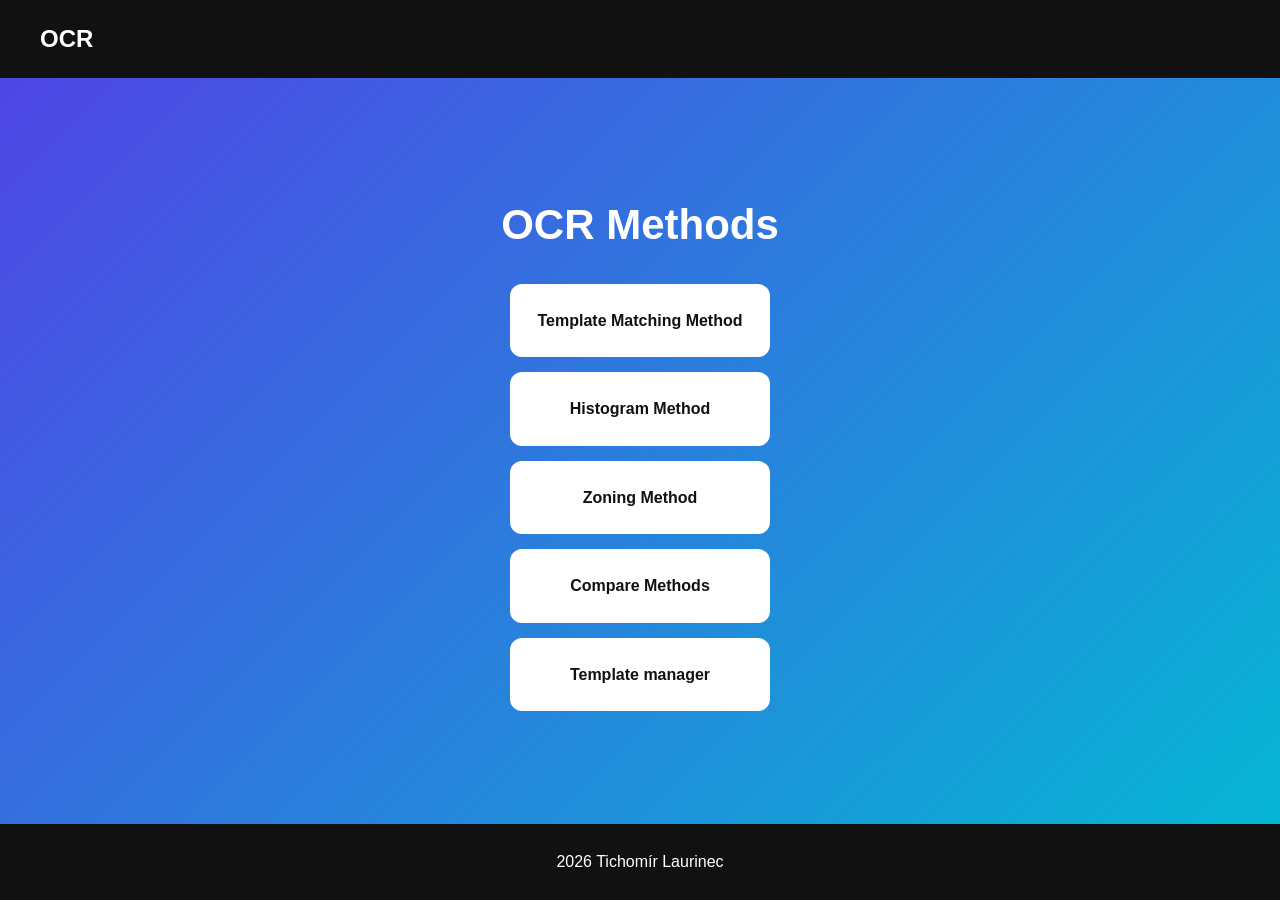
<file: index.html>
<!doctype html>
<html lang="en">

<head>
    <meta charset="utf-8" />
    <meta name="viewport" content="width=device-width, initial-scale=1" />
    <title></title>
    <link rel="stylesheet" href="index.css" />
</head>

<body>

    <header>
        <h2>OCR</h2>
    </header>

    <section class="hero">
        <h1>OCR Methods</h1>
        <a href="template_matching/template.html" class="btn">Template Matching Method</a>
        <a href="histogram/histogram.html" class="btn">Histogram Method</a>
        <a href="zoning/zoning.html" class="btn">Zoning Method</a>
        <a href="compare/compare.html" class="btn">Compare Methods</a>
        <a href="manager/templates_manager.html" class="btn">Template manager</a>

    </section>

    <footer>
        <p>2026 Tichomír Laurinec</p>
    </footer>

</body>

</html>
</file>
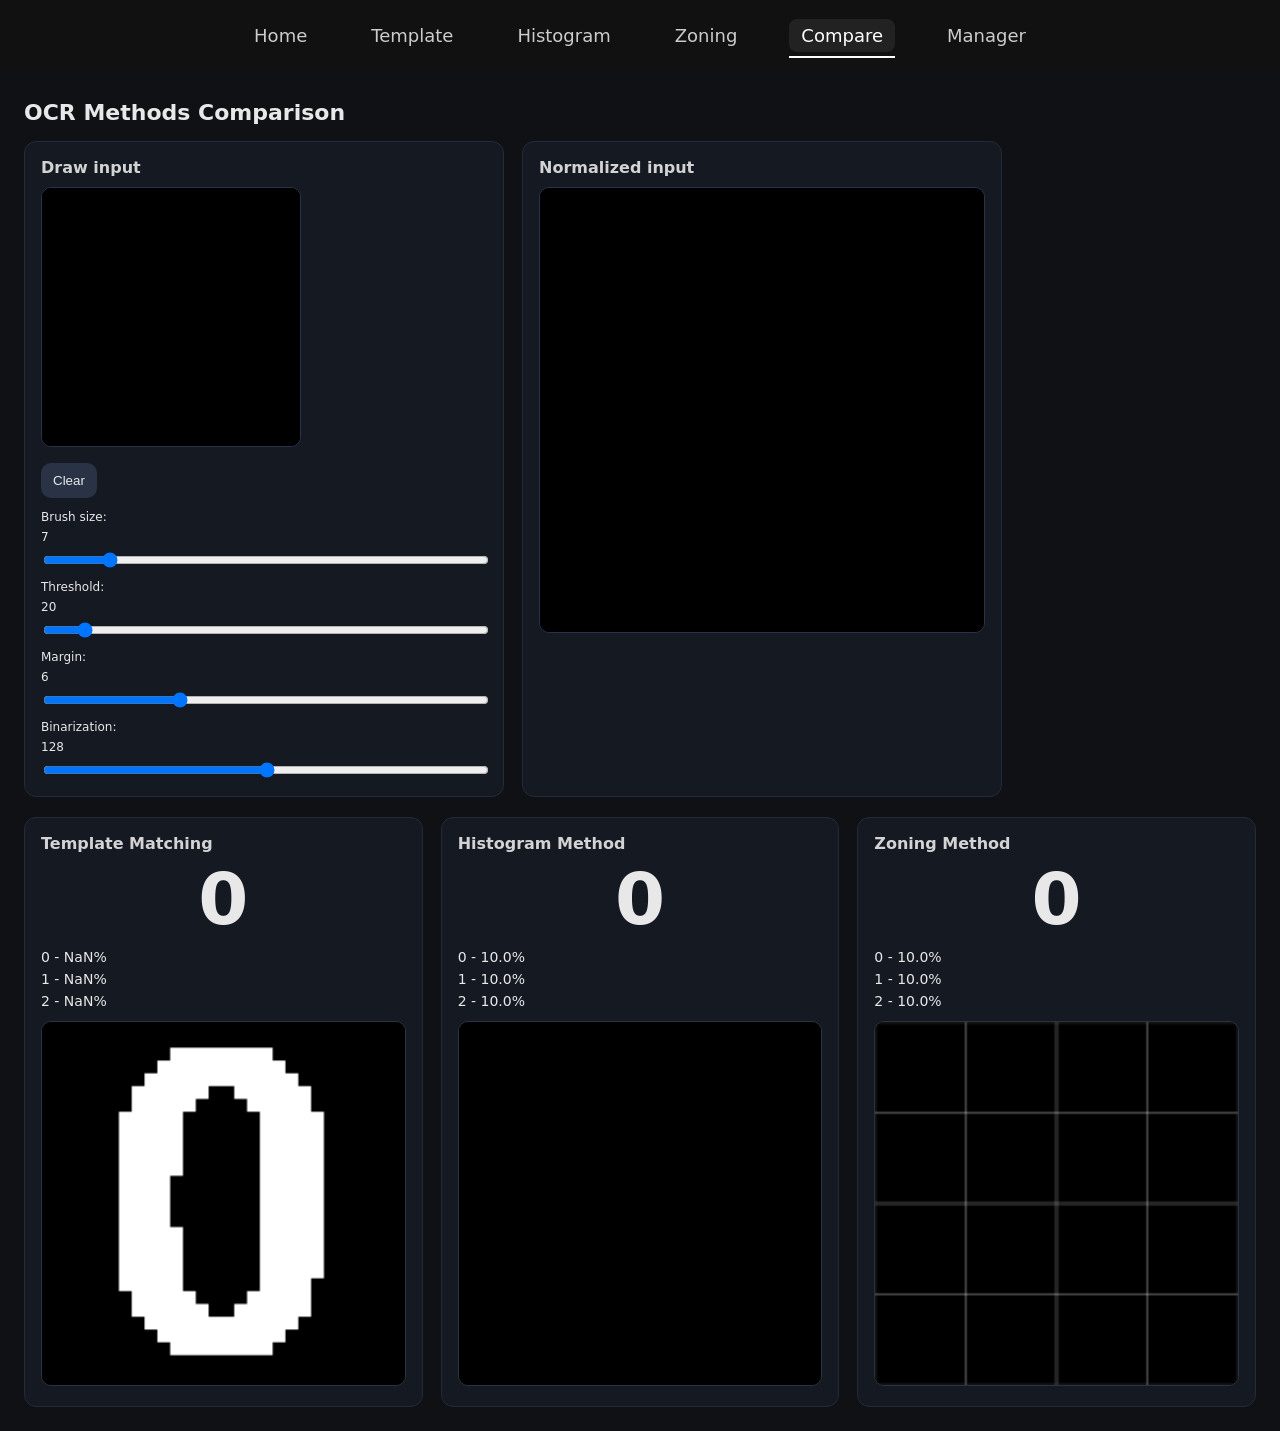
<file: compare/compare.html>
<!doctype html>
<html lang="en">

<head>
    <meta charset="utf-8" />
    <meta name="viewport" content="width=device-width, initial-scale=1" />
    <title>OCR Methods Comparison</title>
    <link rel="stylesheet" href="style_compare.css" />
</head>

<body>
    <nav class="navbar">

        <div class="nav-links">
            <a href="../index.html">Home</a>
            <a href="../template_matching/template.html">Template</a>
            <a href="../histogram/histogram.html">Histogram</a>
            <a href="../zoning/zoning.html">Zoning</a>
            <a href="../compare/compare.html">Compare</a>
            <a href="../manager/templates_manager.html">Manager</a>
        </div>
    </nav>

    <main class="wrap">
        <h1>OCR Methods Comparison</h1>

        <section class="topSection">
            <div class="panel">
                <h2>Draw input</h2>
                <canvas id="draw" width="160" height="160"></canvas>

                <div class="btns">
                    <button id="clearBtn">Clear</button>
                </div>

                <div class="controls">
                    <label>
                        Brush size: <span id="brushVal">7</span>
                        <input id="brushSize" type="range" min="4" max="26" value="7" />
                    </label>

                    <label>
                        Threshold: <span id="thrVal">20</span>
                        <input id="thr" type="range" min="0" max="255" value="20" />
                    </label>

                    <label>
                        Margin: <span id="marginVal">6</span>
                        <input id="margin" type="range" min="0" max="20" value="6" />
                    </label>

                    <label>
                        Binarization: <span id="postThrVal">128</span>
                        <input id="postThr" type="range" min="0" max="255" value="128" />
                    </label>
                </div>
            </div>

            <div class="panel">
                <h2>Normalized input</h2>
                <canvas id="preview" width="280" height="280"></canvas>
            </div>
        </section>

        <section class="resultsGrid">
            <div class="panel">
                <h2>Template Matching</h2>
                <div id="templateResult" class="bigResult">—</div>
                <ol id="templateScores"></ol>
                <canvas id="templateBestCanvas" width="170" height="170"></canvas>
            </div>

            <div class="panel">
                <h2>Histogram Method</h2>
                <div id="histResult" class="bigResult">—</div>
                <ol id="histScores"></ol>
                <canvas id="histRowCanvas" width="170" height="170"></canvas>
            </div>

            <div class="panel">
                <h2>Zoning Method</h2>
                <div id="zoneResult" class="bigResult">—</div>
                <ol id="zoneScores"></ol>
                <canvas id="zoneCanvas" width="170" height="170"></canvas>
            </div>
        </section>
    </main>

    <script src="app_compare.js"></script>
    <script src="../navbar.js"></script>
</body>

</html>
</file>
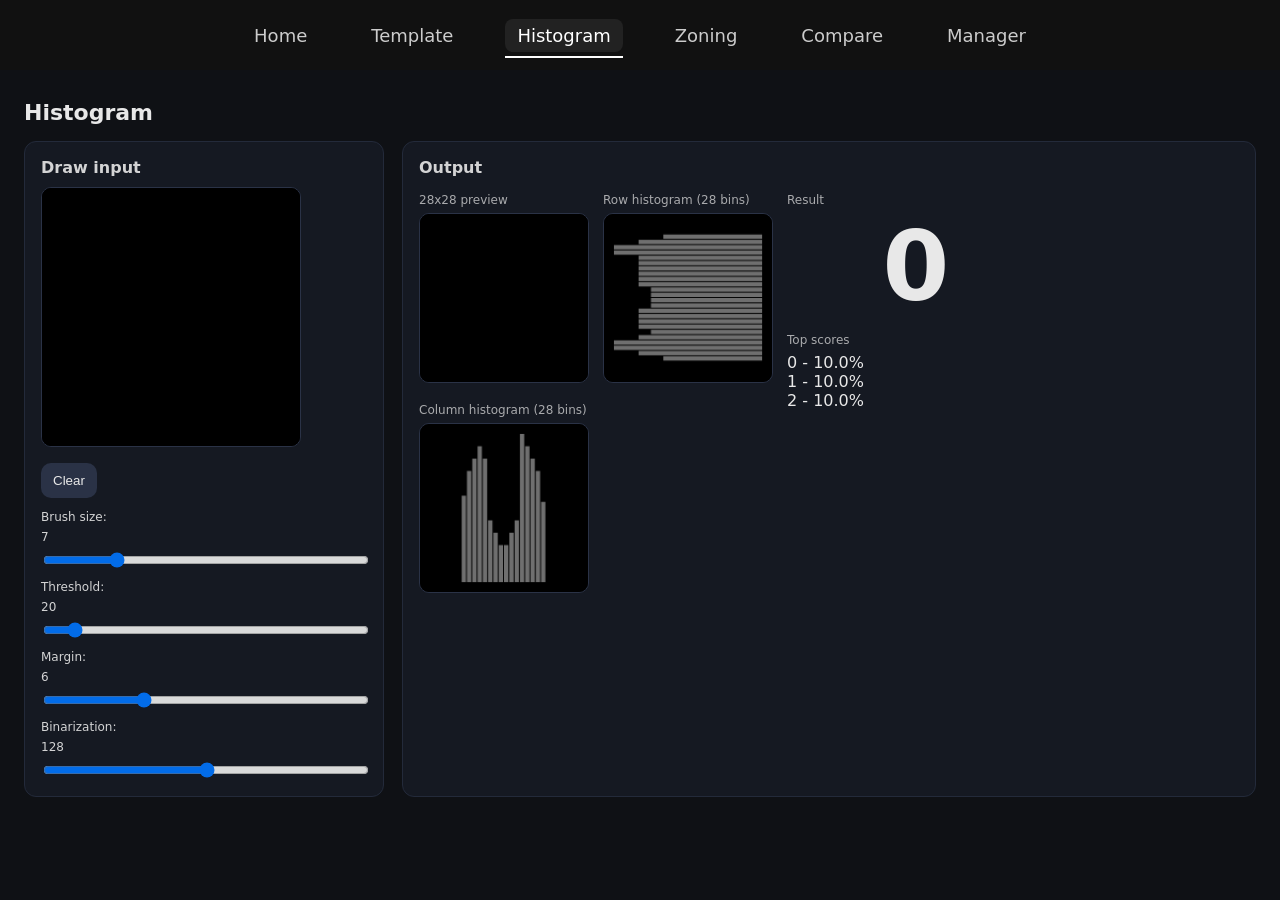
<file: histogram/histogram.html>
<!doctype html>
<html lang="en">

<head>
    <meta charset="utf-8" />
    <meta name="viewport" content="width=device-width, initial-scale=1" />
    <title>OCR Histogram Lab</title>
    <link rel="stylesheet" href="style_histo.css" />
</head>

<body>
    <nav class="navbar">

        <div class="nav-links">
            <a href="../index.html">Home</a>
            <a href="../template_matching/template.html">Template</a>
            <a href="../histogram/histogram.html">Histogram</a>
            <a href="../zoning/zoning.html">Zoning</a>
            <a href="../compare/compare.html">Compare</a>
            <a href="../manager/templates_manager.html">Manager</a>
        </div>
    </nav>

    <main class="wrap">
        <h1>Histogram </h1>

        <section class="row">
            <div class="panel">
                <h2>Draw input</h2>
                <canvas id="draw" width="160" height="160"></canvas>

                <div class="btns">
                    <button id="clearBtn">Clear</button>
                </div>

                <div class="controls">
                    <label>
                        Brush size: <span id="brushVal">7</span>
                        <input id="brushSize" type="range" min="4" max="18" value="7" />
                    </label>

                    <label>
                        Threshold: <span id="thrVal">20</span>
                        <input id="thr" type="range" min="0" max="255" value="20" />
                    </label>

                    <label>
                        Margin: <span id="marginVal">6</span>
                        <input id="margin" type="range" min="0" max="20" value="6" />
                    </label>

                    <label>
                        Binarization: <span id="postThrVal">128</span>
                        <input id="postThr" type="range" min="0" max="255" value="128" />
                    </label>
                </div>
            </div>

            <div class="panel">
                <h2>Output</h2>

                <div class="outLayout">

                    <div class="previewBlock">
                        <div class="label">28x28 preview</div>
                        <canvas id="preview" width="140" height="140"></canvas>
                    </div>


                    <div class="rowHistBlock">
                        <div class="label">Row histogram (28 bins)</div>
                        <canvas id="rowHist" width="170" height="170"></canvas>
                    </div>


                    <div class="colHistBlock">
                        <div class="label">Column histogram (28 bins)</div>
                        <canvas id="colHist" width="170" height="170"></canvas>
                    </div>


                    <div class="resultBlock">
                        <div class="label">Result</div>

                        <div class="resultBigWrap">
                            <div id="result" class="resultBig">—</div>
                        </div>

                        <div class="label">Top scores</div>
                        <ol id="scores"></ol>

                    </div>

                </div>

            </div>
        </section>

    </main>

    <script src="app_histo.js"></script>
    <script src="../navbar.js"></script>
</body>

</html>
</file>
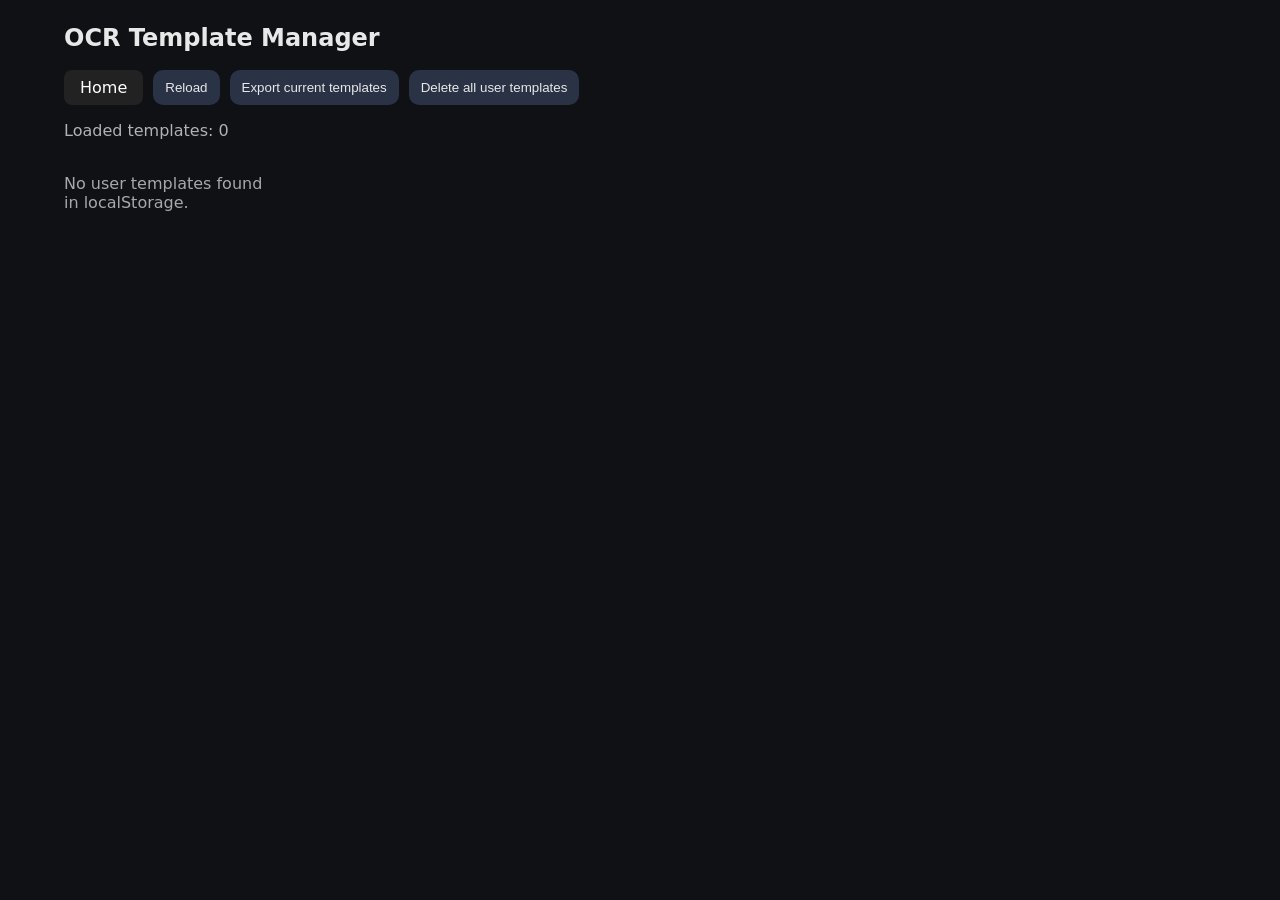
<file: manager/templates_manager.html>
<!doctype html>
<html lang="en">

<head>
  <meta charset="utf-8" />
  <meta name="viewport" content="width=device-width, initial-scale=1" />
  <title>OCR Template Manager</title>
  <link rel="stylesheet" href="style_templates_manager.css" />
</head>

<body>
  <main class="wrap">
    <h1>OCR Template Manager</h1>

    <div class="topbar">
      <a href="../index.html" class="btn">Home</a>
      <button id="reloadBtn">Reload</button>
      <button id="exportBtn">Export current templates</button>
      <button id="clearAllBtn">Delete all user templates</button>
    </div>

    <p id="summary" class="summary">Loading...</p>

    <section id="templatesGrid" class="templatesGrid"></section>
  </main>

  <script src="app_templates_manager.js"></script>
</body>

</html>
</file>
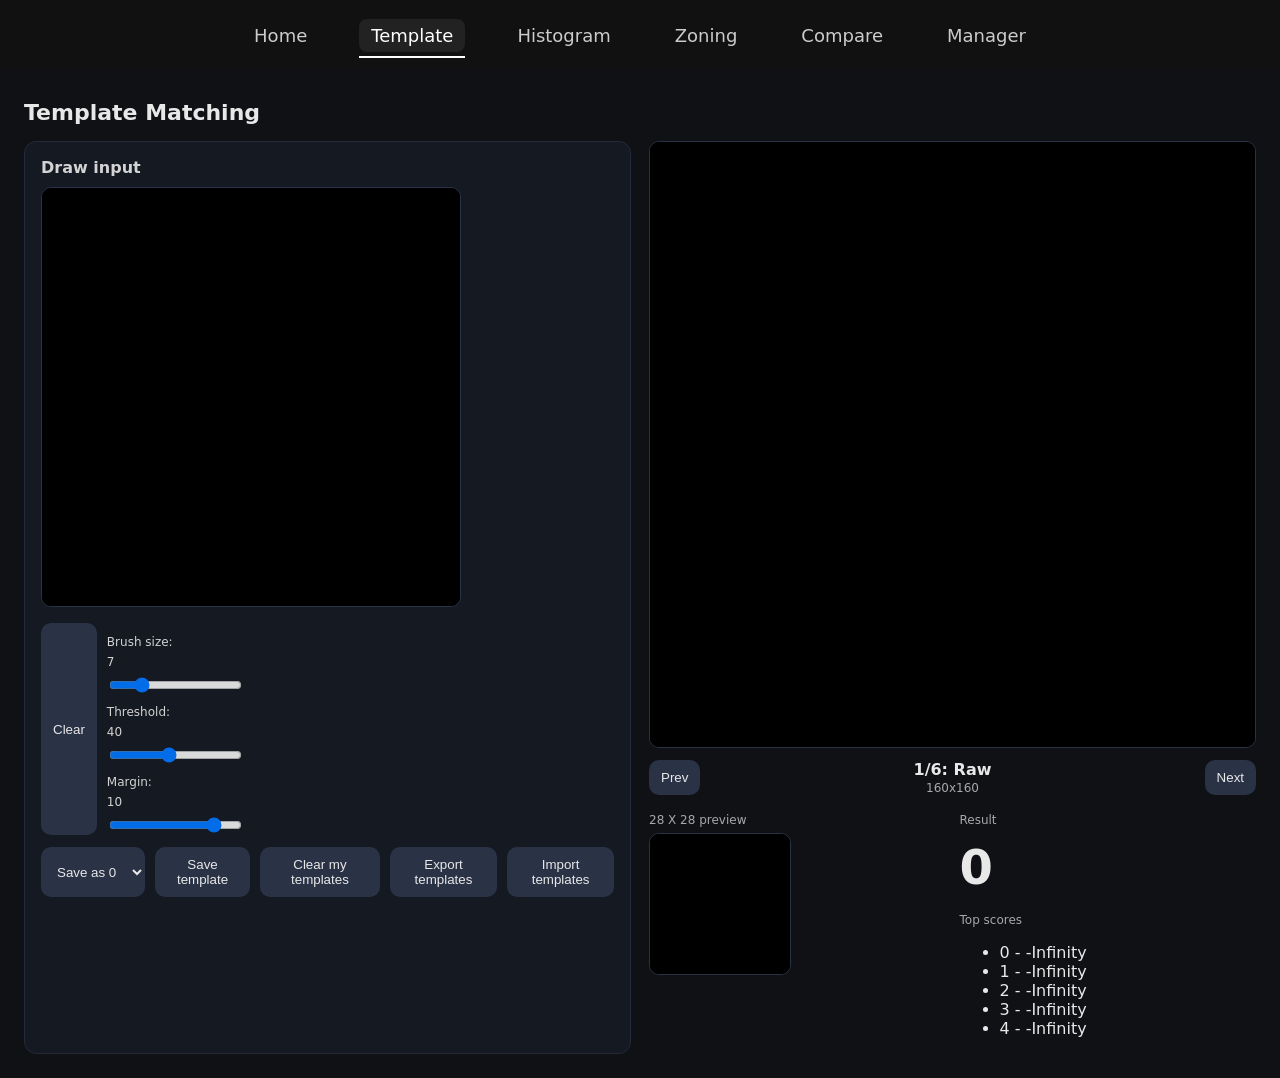
<file: template_matching/template.html>
<!doctype html>
<html lang="en">

<head>
    <meta charset="utf-8" />
    <meta name="viewport" content="width=device-width, initial-scale=1" />
    <title>OCR Template Matching Lab</title>
    <link rel="stylesheet" href="style_temp.css" />
</head>

<body>
    <nav class="navbar">

        <div class="nav-links">
            <a href="../index.html">Home</a>
            <a href="../template_matching/template.html">Template</a>
            <a href="../histogram/histogram.html">Histogram</a>
            <a href="../zoning/zoning.html">Zoning</a>
            <a href="../compare/compare.html">Compare</a>
            <a href="../manager/templates_manager.html">Manager</a>
        </div>
    </nav>
    <main class="wrap">
        <h1>Template Matching</h1>

        <section class="row">
            <div class="panel">
                <h2>Draw input</h2>
                <canvas id="draw" width="160" height="160"></canvas>
                <div class="btns">
                    <button id="clearBtn">Clear</button>
                    <div class="controls">
                        <label>
                            Brush size: <span id="brushVal">7</span>
                            <input id="brushSize" type="range" min="4" max="18" value="7" />
                        </label>

                        <label>
                            Threshold: <span id="thrVal">40</span>
                            <input id="thr" type="range" min="0" max="90" value="40" />
                        </label>

                        <label>
                            Margin: <span id="marginVal">10</span>
                            <input id="margin" type="range" min="0" max="12" value="10" />
                        </label>
                    </div>

                </div>
                <div class="btns">

                    <select id="saveDigit" aria-label="Digit to save">
                        <option value="0">Save as 0</option>
                        <option value="1">Save as 1</option>
                        <option value="2">Save as 2</option>
                        <option value="3">Save as 3</option>
                        <option value="4">Save as 4</option>
                        <option value="5">Save as 5</option>
                        <option value="6">Save as 6</option>
                        <option value="7">Save as 7</option>
                        <option value="8">Save as 8</option>
                        <option value="9">Save as 9</option>
                    </select>

                    <button id="saveTemplateBtn">Save template</button>
                    <button id="clearUserTemplatesBtn">Clear my templates</button>
                    <button id="exportTemplatesBtn">Export templates</button>
                    <button id="importTemplatesBtn">Import templates</button>
                    <input id="importFile" type="file" accept="application/json" hidden />
                </div>

            </div>

            <div class="viewer">

                <canvas id="stageView" width="80" height="80"></canvas>

                <div class="viewerControls">
                    <button id="prevStage">Prev</button>
                    <div class="stageMeta">
                        <div id="stageName" class="stageName">—</div>
                        <div id="stageInfo" class="stageInfo">—</div>
                    </div>
                    <button id="nextStage">Next</button>
                </div>

                <div class="viewerSmall">
                    <div>
                        <div class="label">28 X 28 preview</div>
                        <canvas id="preview" width="140" height="140"></canvas>
                    </div>

                    <div>
                        <div class="label">Result</div>
                        <div id="result" class="result">—</div>
                        <div class="label">Top scores</div>
                        <ul id="scores"></ul>
                    </div>
                </div>
            </div>

        </section>
    </main>

    <script src="app_temp.js"></script>
    <script src="../navbar.js"></script>
</body>

</html>
</file>
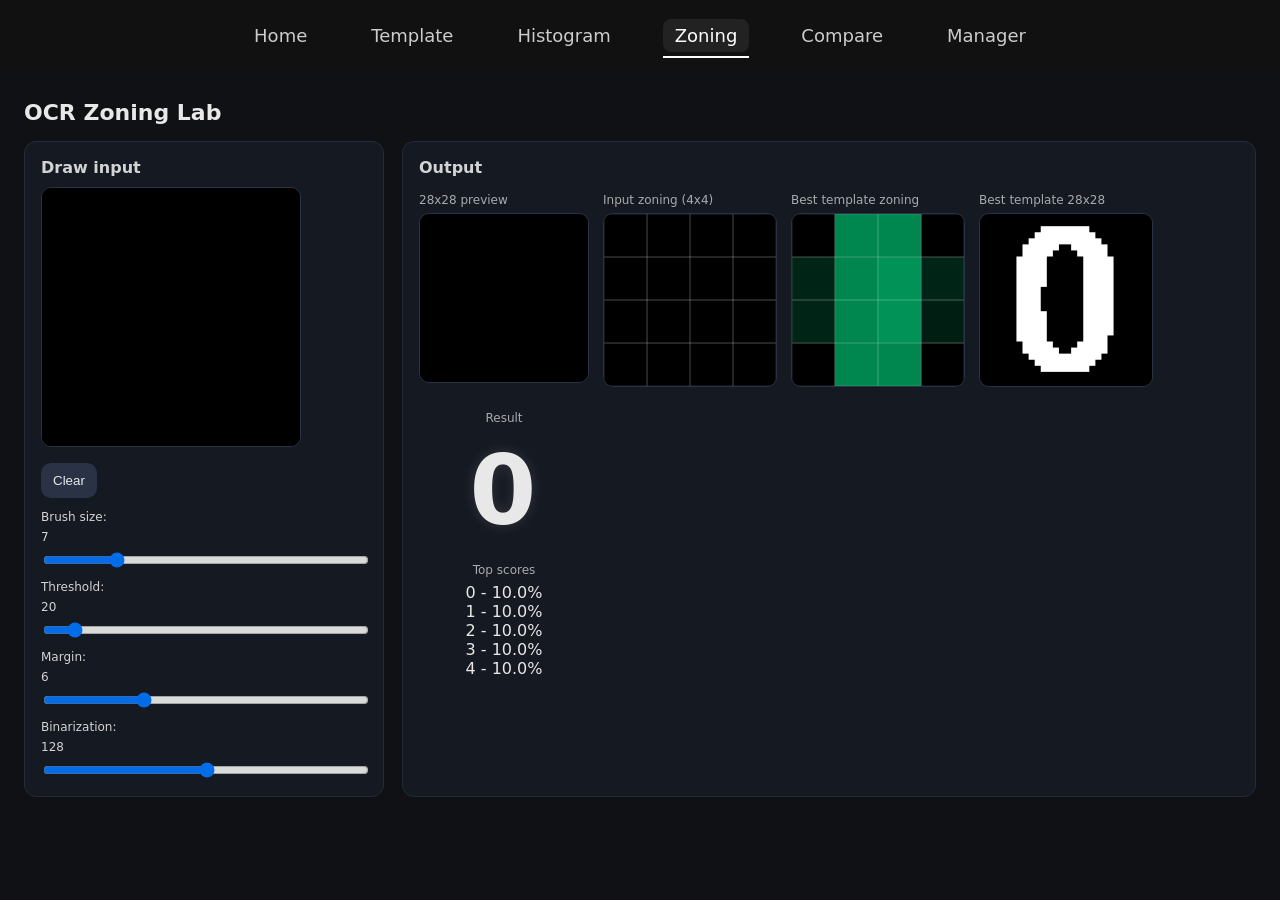
<file: zoning/zoning.html>
<!doctype html>
<html lang="en">

<head>
    <meta charset="utf-8" />
    <meta name="viewport" content="width=device-width, initial-scale=1" />
    <title>OCR Zoning Lab</title>
    <link rel="stylesheet" href="style_zoning.css" />
</head>

<body>
    <nav class="navbar">

        <div class="nav-links">
            <a href="../index.html">Home</a>
            <a href="../template_matching/template.html">Template</a>
            <a href="../histogram/histogram.html">Histogram</a>
            <a href="../zoning/zoning.html">Zoning</a>
            <a href="../compare/compare.html">Compare</a>
            <a href="../manager/templates_manager.html">Manager</a>
        </div>
    </nav>

    <main class="wrap">
        <h1>OCR Zoning Lab</h1>

        <section class="row">
            <div class="panel">
                <h2>Draw input</h2>
                <canvas id="draw" width="160" height="160"></canvas>

                <div class="btns">
                    <button id="clearBtn">Clear</button>
                </div>

                <div class="controls">
                    <label>
                        Brush size: <span id="brushVal">7</span>
                        <input id="brushSize" type="range" min="4" max="18" value="7" />
                    </label>

                    <label>
                        Threshold: <span id="thrVal">20</span>
                        <input id="thr" type="range" min="0" max="255" value="20" />
                    </label>

                    <label>
                        Margin: <span id="marginVal">6</span>
                        <input id="margin" type="range" min="0" max="20" value="6" />
                    </label>

                    <label>
                        Binarization: <span id="postThrVal">128</span>
                        <input id="postThr" type="range" min="0" max="255" value="128" />
                    </label>
                </div>
            </div>

            <div class="panel">
                <h2>Output</h2>

                <div class="outLayout">
                    <div class="previewBlock">
                        <div class="label">28x28 preview</div>
                        <canvas id="preview" width="170" height="170"></canvas>
                    </div>

                    <div class="zoningTripleBlock">
                        <div>
                            <div class="label">Input zoning (4x4)</div>
                            <canvas id="zoneCanvas" width="170" height="170"></canvas>
                        </div>

                        <div>
                            <div class="label">Best template zoning</div>
                            <canvas id="bestZoneCanvas" width="170" height="170"></canvas>
                        </div>

                        <div>
                            <div class="label">Best template 28x28</div>
                            <canvas id="bestTemplateCanvas" width="170" height="170"></canvas>
                        </div>
                    </div>

                    <div class="resultBlock">
                        <div class="label">Result</div>
                        <div class="resultBigWrap">
                            <div id="result" class="resultBig">—</div>
                        </div>

                        <div class="label">Top scores</div>
                        <ol id="scores"></ol>
                    </div>
                </div>
            </div>
        </section>
    </main>

    <script src="app_zoning.js"></script>
    <script src="../navbar.js"></script>
</body>

</html>
</file>
<file: index.css>
* {
  margin: 0;
  padding: 0;
  box-sizing: border-box;
  font-family: Arial, sans-serif;
}

html,
body {
  height: 100%;
}

body {
  background: #f5f7fa;
  color: #222;
  line-height: 1.6;

  display: flex;
  flex-direction: column;
  min-height: 100vh;
}

header {
  background: #111;
  color: white;
  padding: 20px 40px;
  display: flex;
  justify-content: space-between;
  align-items: center;
}

.sidebar {
  width: 240px;
  height: 100vh;
  background: #1a1a1a;
  padding: 20px;
  box-sizing: border-box;
  border-right: 1px solid #333;
}

.logo {
  font-size: 20px;
  font-weight: bold;
  margin-bottom: 30px;
}

.nav-item {
  display: block;
  padding: 12px 10px;
  margin-bottom: 6px;
  color: #bbb;
  text-decoration: none;
  border-radius: 8px;
  transition: 0.2s;
}

.nav-item:hover {
  background: #2a2a2a;
  color: #fff;
}

.nav-item.active {
  background: #3a3a3a;
  color: #fff;
}

.main {
  flex: 1;
  padding: 20px;
}

nav a {
  color: white;
  margin-left: 20px;
  text-decoration: none;
  font-weight: bold;
}

.hero {
  text-align: center;
  padding: 80px 20px;
  background: linear-gradient(135deg, #4f46e5, #06b6d4);
  color: white;

  display: flex;
  flex-direction: column;
  align-items: center;
  justify-content: center;
  gap: 15px;

  flex: 1;
}

.hero h1 {
  font-size: 42px;
  margin-bottom: 10px;
}

.hero p {
  max-width: 600px;
  margin: 0 auto 20px;
}

.btn {
  display: inline-block;
  padding: 12px 22px;
  background: white;
  color: #111;
  border-radius: 8px;
  text-decoration: none;
  font-weight: bold;
  transition: 0.2s;
}

.btn:hover {
  transform: translateY(-2px);
}

.features {
  display: flex;
  gap: 20px;
  padding: 60px 20px;
  max-width: 1000px;
  margin: auto;
}

.card {
  flex: 1;
  background: white;
  padding: 25px;
  border-radius: 10px;
  box-shadow: 0 6px 16px rgba(0, 0, 0, 0.08);
}

footer {
  text-align: center;
  padding: 25px;
  background: #111;
  color: white;
}

@media (max-width: 768px) {
  .features {
    flex-direction: column;
  }
}

.hero {
  text-align: center;
  padding: 80px 20px;
  background: linear-gradient(135deg, #4f46e5, #06b6d4);
  color: white;

  display: flex;
  flex-direction: column;
  align-items: center;
  gap: 15px;
}

.btn {
  display: block;
  width: 260px;
  padding: 24px;
  background: white;
  color: #111;
  border-radius: 12px;
  text-decoration: none;
  font-weight: bold;
  transition: 0.2s;
}
</file>
<file: compare/style_compare.css>
* {
  box-sizing: border-box;
}

.navbar {
  position: fixed;
  top: 0;
  left: 0;
  width: 100%;
  height: 70px;

  background: #111;

  display: flex;
  justify-content: center;
  align-items: center;

  z-index: 1000;
}

.nav-links {
  display: flex;
  gap: 40px;
}

.nav-links a {
  color: #ccc;
  text-decoration: none;
  font-size: 18px;
  font-weight: 500;
  transition: 0.2s;

  padding: 6px 12px;
  border-radius: 8px;
  display: inline-block;
}

.nav-links a.active {
  color: white;
  background: #222;
}

.nav-links a.active::after {
  width: 100%;
}

.nav-links a:hover {
  color: white;
}

.nav-links a {
  position: relative;
}

.nav-links a::after {
  content: "";
  position: absolute;
  left: 0;
  bottom: -6px;
  width: 0;
  height: 2px;
  background: white;
  transition: 0.2s;
}

.nav-links a:hover::after {
  width: 100%;
}

body {
  margin: 0;
  font-family: system-ui, Arial, sans-serif;
  background: #0f1115;
  color: #e8e8e8;
}

.wrap {
  max-width: 1280px;
  margin: 0 auto;
  padding: 100px 24px 24px;
}

h1 {
  margin: 0 0 16px;
  font-size: 22px;
}

h2 {
  margin: 0 0 10px;
  font-size: 16px;
  opacity: 0.9;
}

.topSection {
  display: grid;
  grid-template-columns: 480px 480px;
  gap: 18px;
  margin-bottom: 20px;
}

.resultsGrid {
  display: grid;
  grid-template-columns: repeat(3, 1fr);
  gap: 18px;
}

.panel {
  background: #151922;
  border: 1px solid #232a3a;
  border-radius: 12px;
  padding: 16px;
}

#draw {
  width: 100%;
  max-width: 260px;
  aspect-ratio: 1 / 1;
  background: #000;
  border: 1px solid #2a3246;
  border-radius: 10px;
  touch-action: none;
}

#preview,
#templateBestCanvas,
#histRowCanvas,
#zoneCanvas {
  width: 100%;
  background: #0b0d12;
  border: 1px solid #2a3246;
  border-radius: 10px;
}

.btns {
  display: flex;
  gap: 10px;
  margin-top: 12px;
}

button {
  background: #2a3246;
  color: #e8e8e8;
  border: 0;
  border-radius: 10px;
  padding: 10px 12px;
  cursor: pointer;
}

.controls {
  margin-top: 12px;
  display: grid;
  gap: 10px;
}

.controls label {
  font-size: 12px;
  display: grid;
  gap: 6px;
}

.controls input[type="range"] {
  width: 100%;
}

.bigResult {
  font-size: 72px;
  font-weight: 800;
  line-height: 1;
  text-align: center;
  margin: 10px 0 14px;
}

ol {
  list-style: none;
  padding-left: 0;
  margin: 0 0 12px;
}

ol li {
  margin-bottom: 6px;
  font-size: 14px;
}

@media (max-width: 980px) {

  .topSection,
  .resultsGrid {
    grid-template-columns: 1fr;
  }
}
</file>
<file: histogram/style_histo.css>
* {
    box-sizing: border-box;
}

.navbar {
    position: fixed;
    top: 0;
    left: 0;
    width: 100%;
    height: 70px;

    background: #111;

    display: flex;
    justify-content: center;
    align-items: center;

    z-index: 1000;
}

.nav-links {
    display: flex;
    gap: 40px;
}

.nav-links a {
    color: #ccc;
    text-decoration: none;
    font-size: 18px;
    font-weight: 500;
    transition: 0.2s;

    padding: 6px 12px;
    border-radius: 8px;
    display: inline-block;
}

.nav-links a.active {
    color: white;
    background: #222;
}

.nav-links a.active::after {
    width: 100%;
}

.nav-links a:hover {
    color: white;
}

.nav-links a {
    position: relative;
}

.nav-links a::after {
    content: "";
    position: absolute;
    left: 0;
    bottom: -6px;
    width: 0;
    height: 2px;
    background: white;
    transition: 0.2s;
}

.nav-links a:hover::after {
    width: 100%;
}


body {
    font-family: system-ui, Arial, sans-serif;
    margin: 0;
    background: #0f1115;
    color: #e8e8e8;
}

.wrap {
    max-width: 1280px;
    margin: 0 auto;
    padding: 100px 24px 24px;
}

.row {
    display: grid;
    grid-template-columns: 360px 1fr;
    gap: 18px;
}

.panel {
    background: #151922;
    border: 1px solid #232a3a;
    border-radius: 12px;
    padding: 16px;
}

h1 {
    margin: 0 0 16px;
    font-size: 22px;
}

h2 {
    margin: 0 0 10px;
    font-size: 16px;
    opacity: 0.9;
}



#draw {
    width: 100%;
    max-width: 260px;
    aspect-ratio: 1 / 1;
    background: #000;
    border-radius: 10px;
    border: 1px solid #2a3246;
    touch-action: none;
}

#preview {
    width: 100%;
    background: #000;
    border-radius: 10px;
    border: 1px solid #2a3246;
}

#rowHist,
#colHist,
#rowDiff,
#colDiff {
    width: 100%;
    background: #0b0d12;
    border-radius: 10px;
    border: 1px solid #2a3246;
}

.btns {
    display: flex;
    gap: 10px;
    margin-top: 12px;
    flex-wrap: wrap;
}

button {
    background: #2a3246;
    color: #e8e8e8;
    border: 0;
    border-radius: 10px;
    padding: 10px 12px;
    cursor: pointer;
}

button:hover {
    filter: brightness(1.1);
}

.controls {
    margin-top: 12px;
    display: grid;
    gap: 10px;
}

.controls label {
    font-size: 12px;
    opacity: 0.9;
    display: grid;
    gap: 6px;
}

.controls input[type="range"] {
    width: 100%;
}

.label {
    font-size: 12px;
    opacity: 0.7;
    margin: 6px 0;
}

.result {
    font-size: 48px;
    font-weight: 700;
    padding: 6px 0 12px;
}

.sep {
    border: 0;
    border-top: 1px solid #232a3a;
    margin: 14px 0;
}

.hint {
    opacity: 0.6;
    margin-top: 16px;
    font-size: 12px;
}

.outLayout {
    display: grid;

    grid-template-columns: 170px 170px 260px;

    grid-template-areas:
        "preview rowHist result"
        "colHist rowHist result"
        "diff    diff    diff";

    gap: 14px;
    align-items: start;
}

.previewBlock {
    grid-area: preview;
}

.rowHistBlock {
    grid-area: rowHist;
}

.colHistBlock {
    grid-area: colHist;
}

.resultBlock {
    grid-area: result;
}

.diffRow {
    grid-area: diff;
    display: grid;
    grid-template-columns: 1fr 1fr;
    gap: 14px;
}

@media (max-width: 980px) {

    .row {
        grid-template-columns: 1fr;
    }

    .outLayout {
        grid-template-columns: 1fr;
        grid-template-areas:
            "preview"
            "rowHist"
            "colHist"
            "result"
            "diff";
    }

    .diffRow {
        grid-template-columns: 1fr;
    }
}

.previewBlock,
.rowHistBlock {
    display: grid;
    grid-template-rows: auto 1fr;
}

.previewBlock canvas,
.rowHistBlock canvas {
    width: 100%;
    aspect-ratio: 1 / 1;
    height: auto;
}

#scores {
    list-style: none;
    padding-left: 0;
    margin: 0;
}

.resultBigWrap {
    margin-top: 12px;
    margin-bottom: 18px;
    display: flex;
    justify-content: center;
    align-items: center;
}

.resultBig {
    font-size: 96px;
    font-weight: 800;
    line-height: 1;
    letter-spacing: 2px;
}
</file>
<file: manager/style_templates_manager.css>
* {
  box-sizing: border-box;
}

.topbar .btn {
  background: #222;
  color: white;
  padding: 8px 16px;

  border-radius: 8px;
  text-decoration: none;

  font-weight: 500;
  transition: 0.2s;
}

.topbar .btn:hover {
  background: #333;
}

body {
  margin: 0;
  font-family: system-ui, Arial, sans-serif;
  background: #0f1115;
  color: #e8e8e8;
}

.wrap {
  max-width: 1200px;
  margin: 0 auto;
  padding: 24px;
}

h1 {
  margin: 0 0 18px;
  font-size: 24px;
}

.topbar {
  display: flex;
  flex-wrap: wrap;
  gap: 10px;
  margin-bottom: 16px;
}

button {
  background: #2a3246;
  color: #e8e8e8;
  border: 0;
  border-radius: 10px;
  padding: 10px 12px;
  cursor: pointer;
}

button:hover {
  filter: brightness(1.1);
}

.summary {
  opacity: 0.75;
  margin-bottom: 18px;
}

.templatesGrid {
  display: grid;
  grid-template-columns: repeat(auto-fill, minmax(180px, 1fr));
  gap: 16px;
}

.card {
  background: #151922;
  border: 1px solid #232a3a;
  border-radius: 12px;
  padding: 14px;
  display: grid;
  gap: 10px;
}

.cardHeader {
  display: flex;
  justify-content: space-between;
  align-items: center;
  gap: 8px;
}

.digitBadge {
  font-size: 14px;
  font-weight: 700;
  background: #222a3a;
  border: 1px solid #2f3950;
  border-radius: 999px;
  padding: 4px 10px;
}

.meta {
  font-size: 12px;
  opacity: 0.7;
}

.templateCanvas {
  width: 100%;
  aspect-ratio: 1 / 1;
  background: black;
  border: 1px solid #2a3246;
  border-radius: 8px;
}

.cardFooter {
  display: flex;
  justify-content: space-between;
  align-items: center;
  gap: 8px;
}

.deleteBtn {
  background: #5a2230;
}

.deleteBtn:hover {
  filter: brightness(1.08);
}

.emptyState {
  opacity: 0.7;
  padding: 16px 0;
}
</file>
<file: template_matching/style_temp.css>
* {
    box-sizing: border-box;
}

.navbar {
    position: fixed;
    top: 0;
    left: 0;
    width: 100%;
    height: 70px;

    background: #111;

    display: flex;
    justify-content: center;
    align-items: center;

    z-index: 1000;
}

.nav-links {
    display: flex;
    gap: 40px;
}

.nav-links a {
    color: #ccc;
    text-decoration: none;
    font-size: 18px;
    font-weight: 500;
    transition: 0.2s;

    padding: 6px 12px;
    border-radius: 8px;
    display: inline-block;
}

.nav-links a.active {
    color: white;
    background: #222;
}

.nav-links a.active::after {
    width: 100%;
}

.nav-links a:hover {
    color: white;
}

.nav-links a {
    position: relative;
}

.nav-links a::after {
    content: "";
    position: absolute;
    left: 0;
    bottom: -6px;
    width: 0;
    height: 2px;
    background: white;
    transition: 0.2s;
}

.nav-links a:hover::after {
    width: 100%;
}

body {
    font-family: system-ui, Arial, sans-serif;
    margin: 0;
    background: #0f1115;
    color: #e8e8e8;
}

.wrap {
    max-width: 1280px;
    margin: 0 auto;
    padding: 100px 24px 24px;
}

.row {
    display: grid;
    grid-template-columns: 1fr 1fr;
    gap: 18px;
}

.panel {
    background: #151922;
    border: 1px solid #232a3a;
    border-radius: 12px;
    padding: 16px;
}

h1 {
    margin: 0 0 16px;
    font-size: 22px;
}

h2 {
    margin: 0 0 10px;
    font-size: 16px;
    opacity: 0.9;
}

#draw {
    width: 100%;
    max-width: 420px;
    aspect-ratio: 1 / 1;
    background: #000;
    border-radius: 10px;
    border: 1px solid #2a3246;
    touch-action: none;
}

#preview {
    background: #000;
    border-radius: 10px;
    border: 1px solid #2a3246;
}

.btns {
    display: flex;
    gap: 10px;
    margin-top: 12px;
}

button {
    background: #2a3246;
    color: #e8e8e8;
    border: 0;
    border-radius: 10px;
    padding: 10px 12px;
    cursor: pointer;
}

button:hover {
    filter: brightness(1.2);
}

.debugGrid {
    display: grid;
    grid-template-columns: 1fr 1fr;
    gap: 14px;
    align-items: start;
}

.label {
    font-size: 12px;
    opacity: 0.7;
    margin: 6px 0;
}

.result {
    font-size: 48px;
    font-weight: 700;
    padding: 6px 0 12px;
}

.hint {
    opacity: 0.6;
    margin-top: 16px;
    font-size: 12px;
}

@media (max-width: 900px) {
    .row {
        grid-template-columns: 1fr;
    }
}

.viewer {
    display: grid;
    gap: 12px;
}

#stageView {
    width: 100%;
    background: #000;
    border-radius: 10px;
    border: 1px solid #2a3246;
}

.viewerControls {
    display: grid;
    grid-template-columns: auto 1fr auto;
    gap: 10px;
    align-items: center;
}

.stageMeta {
    text-align: center;
}

.stageName {
    font-weight: 700;
}

.stageInfo {
    font-size: 12px;
    opacity: 0.7;
    margin-top: 2px;
}

.viewerSmall {
    display: grid;
    grid-template-columns: 1fr 1fr;
    gap: 14px;
    align-items: start;
}

.controls {
    margin-top: 12px;
    display: grid;
    gap: 10px;
}

.controls label {
    font-size: 12px;
    opacity: 0.9;
    display: grid;
    gap: 6px;
}

.controls input[type="range"] {
    width: 100%;
}

select {
    background: #2a3246;
    color: #e8e8e8;
    border: 0;
    border-radius: 10px;
    padding: 10px 12px;
}
</file>
<file: zoning/style_zoning.css>
* {
    box-sizing: border-box;
}

.navbar {
    position: fixed;
    top: 0;
    left: 0;
    width: 100%;
    height: 70px;

    background: #111;

    display: flex;
    justify-content: center;
    align-items: center;

    z-index: 1000;
}

.nav-links {
    display: flex;
    gap: 40px;
}

.nav-links a {
    color: #ccc;
    text-decoration: none;
    font-size: 18px;
    font-weight: 500;
    transition: 0.2s;

    padding: 6px 12px;
    border-radius: 8px;
    display: inline-block;
}

.nav-links a.active {
    color: white;
    background: #222;
}

.nav-links a.active::after {
    width: 100%;
}

.nav-links a:hover {
    color: white;
}

.nav-links a {
    position: relative;
}

.nav-links a::after {
    content: "";
    position: absolute;
    left: 0;
    bottom: -6px;
    width: 0;
    height: 2px;
    background: white;
    transition: 0.2s;
}

.nav-links a:hover::after {
    width: 100%;
}

body {
    margin: 0;
    font-family: system-ui, Arial, sans-serif;
    background: #0f1115;
    color: #e8e8e8;
}

.wrap {
    max-width: 1280px;
    margin: 0 auto;
    padding: 100px 24px 24px;
}

.row {
    display: grid;
    grid-template-columns: 360px 1fr;
    gap: 18px;
}

.panel {
    background: #151922;
    border: 1px solid #232a3a;
    border-radius: 12px;
    padding: 16px;
}

h1 {
    margin: 0 0 16px;
    font-size: 22px;
}

h2 {
    margin: 0 0 10px;
    font-size: 16px;
    opacity: 0.9;
}

#draw {
    width: 100%;
    max-width: 260px;
    aspect-ratio: 1 / 1;
    background: #000;
    border-radius: 10px;
    border: 1px solid #2a3246;
    touch-action: none;
}

#preview,
#zoneCanvas,
#bestZoneCanvas,
#bestTemplateCanvas {
    width: 100%;
    background: #0b0d12;
    border-radius: 10px;
    border: 1px solid #2a3246;
}

.btns {
    display: flex;
    gap: 10px;
    margin-top: 12px;
    flex-wrap: wrap;
}

button {
    background: #2a3246;
    color: #e8e8e8;
    border: 0;
    border-radius: 10px;
    padding: 10px 12px;
    cursor: pointer;
}

button:hover {
    filter: brightness(1.1);
}

.controls {
    margin-top: 12px;
    display: grid;
    gap: 10px;
}

.controls label {
    font-size: 12px;
    opacity: 0.9;
    display: grid;
    gap: 6px;
}

.controls input[type="range"] {
    width: 100%;
}

.label {
    font-size: 12px;
    opacity: 0.7;
    margin: 6px 0;
}

.resultBigWrap {
    margin-top: 12px;
    margin-bottom: 18px;
    display: flex;
    justify-content: center;
    align-items: center;
}

.resultBig {
    font-size: 96px;
    font-weight: 800;
    line-height: 1;
    letter-spacing: 2px;
    text-shadow: 0 0 14px rgba(255, 255, 255, 0.12);
}

#scores {
    list-style: none;
    padding-left: 0;
    margin: 0;
}

.outLayout {
    display: grid;
    grid-template-columns: 170px 550px;
    grid-template-areas:
        "preview zoning"
        "result  result";
    gap: 14px;
    align-items: start;
}

.previewBlock,
.resultBlock {
    display: grid;
    grid-template-rows: auto 1fr;
}

.zoningTripleBlock {
    display: grid;
    grid-template-columns: 1fr 1fr 1fr;
    gap: 14px;
    align-items: start;
}

@media (max-width: 980px) {
    .row {
        grid-template-columns: 1fr;
    }

    .outLayout {
        grid-template-columns: 1fr;
    }
}

.previewBlock {
    grid-area: preview;
}

.zoningTripleBlock {
    grid-area: zoning;
}

.resultBlock {
    display: flex;
    flex-direction: column;
    align-items: center;
}
</file>
